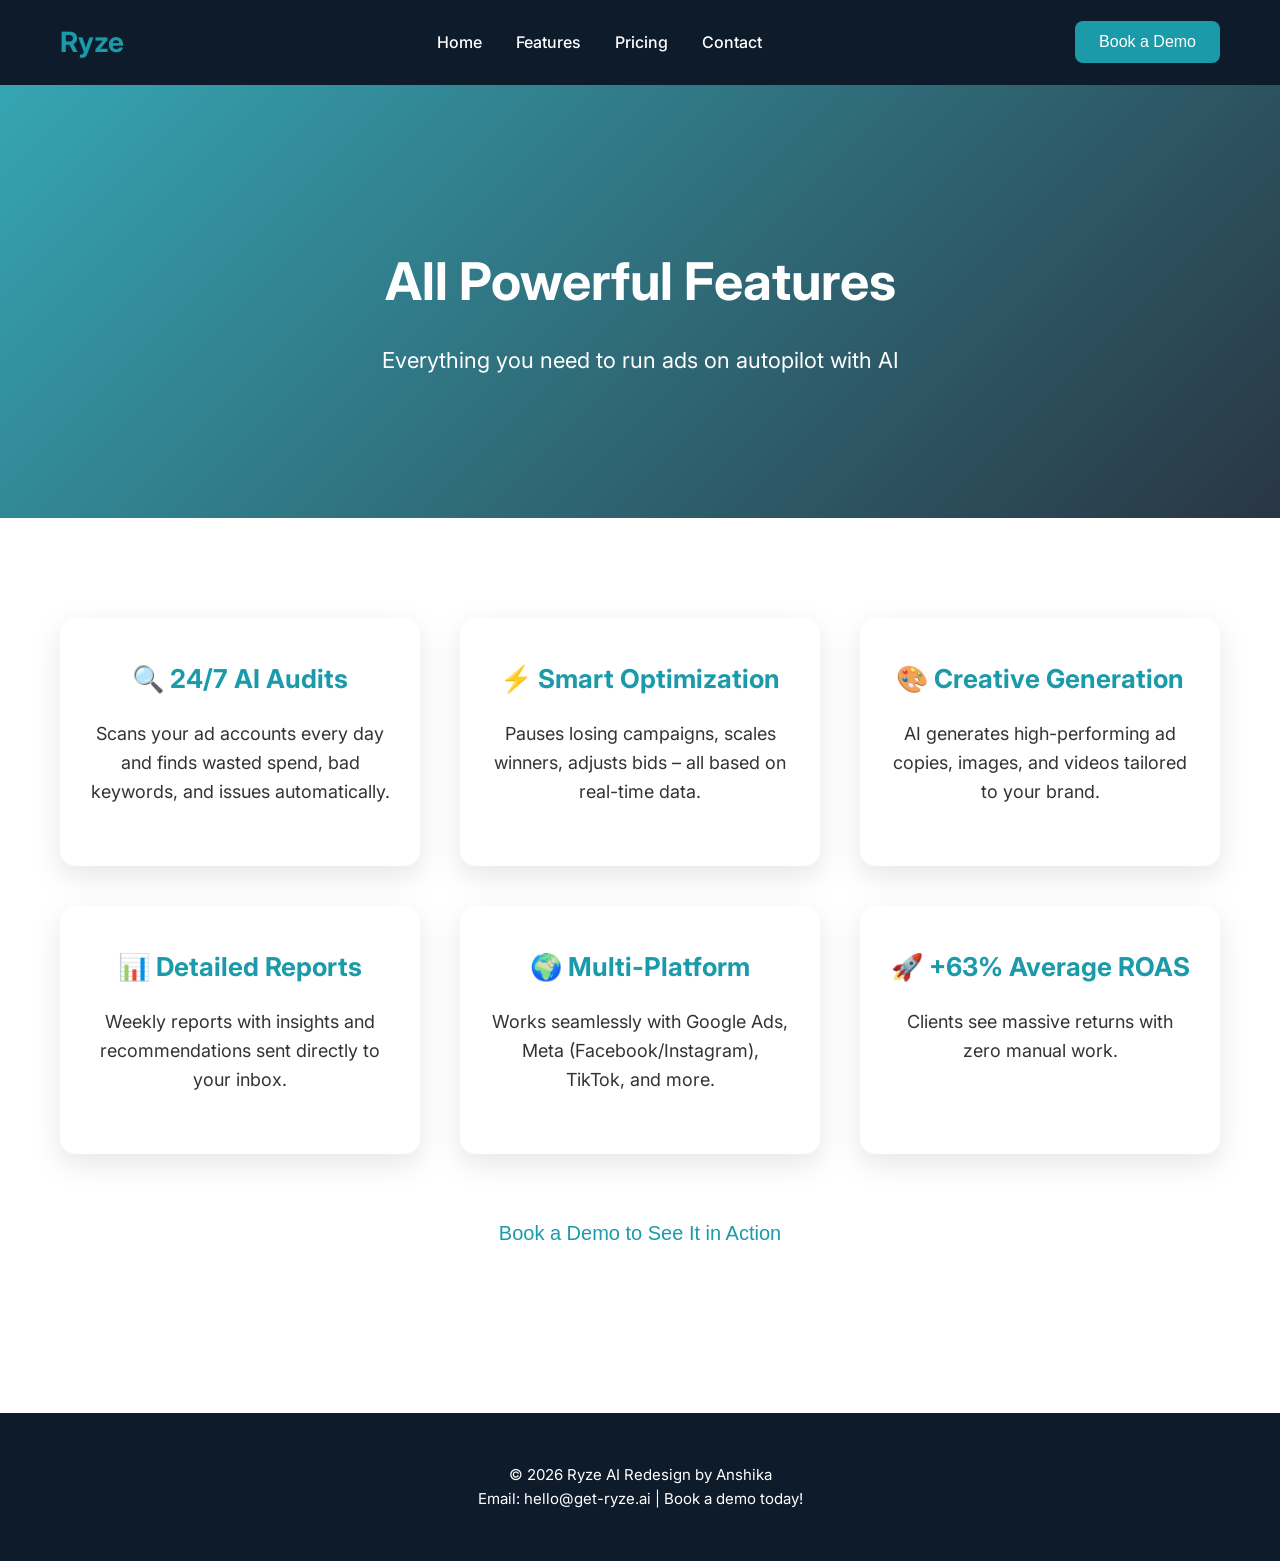
<file: features.html>
<!DOCTYPE html>
<html lang="en">
<head>
  <meta charset="UTF-8">
  <meta name="viewport" content="width=device-width, initial-scale=1.0">
  <title>Ryze AI - Features</title>
  <link href="https://fonts.googleapis.com/css2?family=Inter:wght@400;500;600;700&display=swap" rel="stylesheet">
  <link rel="stylesheet" href="style.css">
</head>
<body>

  <!-- Header (same as homepage) -->
  <header class="header">
    <div class="container">
      <div class="logo">Ryze</div>
      <nav>
        <a href="index.html">Home</a>
        <a href="features.html">Features</a>
        <a href="pricing.html">Pricing</a>
        <a href="#footer">Contact</a>
      </nav>
      <button class="btn-primary">Book a Demo</button>
    </div>
  </header>

  <!-- Features Page Hero -->
  <section class="hero">
    <div class="container">
      <h1>All Powerful Features</h1>
      <p>Everything you need to run ads on autopilot with AI</p>
    </div>
  </section>

  <!-- Detailed Features -->
  <section class="features">
    <div class="container">
      <div class="cards">
        <div class="card">
          <h3>🔍 24/7 AI Audits</h3>
          <p>Scans your ad accounts every day and finds wasted spend, bad keywords, and issues automatically.</p>
        </div>
        <div class="card">
          <h3>⚡ Smart Optimization</h3>
          <p>Pauses losing campaigns, scales winners, adjusts bids – all based on real-time data.</p>
        </div>
        <div class="card">
          <h3>🎨 Creative Generation</h3>
          <p>AI generates high-performing ad copies, images, and videos tailored to your brand.</p>
        </div>
        <div class="card">
          <h3>📊 Detailed Reports</h3>
          <p>Weekly reports with insights and recommendations sent directly to your inbox.</p>
        </div>
        <div class="card">
          <h3>🌍 Multi-Platform</h3>
          <p>Works seamlessly with Google Ads, Meta (Facebook/Instagram), TikTok, and more.</p>
        </div>
        <div class="card">
          <h3>🚀 +63% Average ROAS</h3>
          <p>Clients see massive returns with zero manual work.</p>
        </div>
      </div>
      <button class="btn-big" style="margin: 50px auto; display: block;">Book a Demo to See It in Action</button>
    </div>
  </section>

  <!-- Footer -->
  <footer id="footer">
  <div class="container">
    <p>© 2026 Ryze AI Redesign by Anshika</p>
    <p>Email: hello@get-ryze.ai | Book a demo today!</p>
  </div>
</footer>

  <script src="script.js"></script>

</body>
</html>
</file>
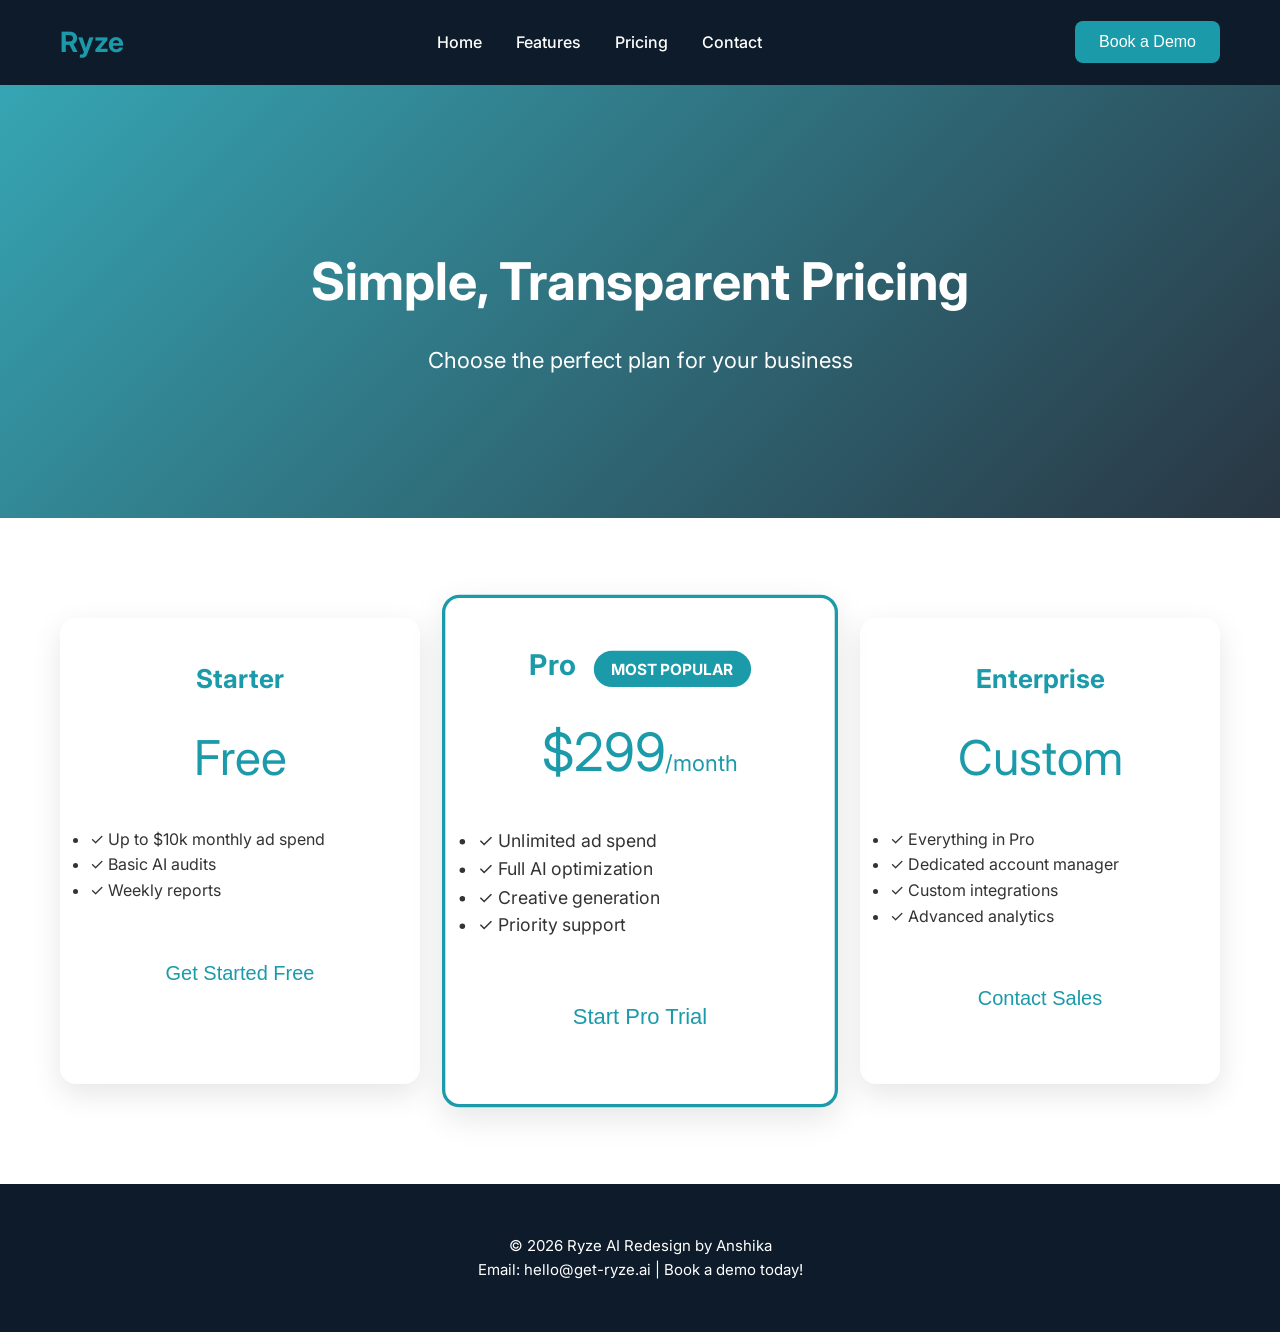
<file: pricing.html>
<!DOCTYPE html>
<html lang="en">
<head>
  <meta charset="UTF-8">
  <meta name="viewport" content="width=device-width, initial-scale=1.0">
  <title>Ryze AI - Pricing</title>
  <link href="https://fonts.googleapis.com/css2?family=Inter:wght@400;500;600;700&display=swap" rel="stylesheet">
  <link rel="stylesheet" href="style.css">
</head>
<body>

  <!-- Header -->
  <header class="header">
    <div class="container">
      <div class="logo">Ryze</div>
      <nav>
        <a href="index.html">Home</a>
        <a href="features.html">Features</a>
        <a href="pricing.html">Pricing</a>
        <a href="#footer">Contact</a>
      </nav>
      <button class="btn-primary">Book a Demo</button>
    </div>
  </header>

  <!-- Pricing Hero -->
  <section class="hero">
    <div class="container">
      <h1>Simple, Transparent Pricing</h1>
      <p>Choose the perfect plan for your business</p>
    </div>
  </section>

  <!-- Pricing Cards -->
  <section class="pricing">
    <div class="container">
      <div class="cards">
        <div class="card">
          <h3>Starter</h3>
          <p style="font-size: 48px; color: #1b9aaa; margin: 20px 0;">Free</p>
          <ul style="text-align: left; margin: 30px 0;">
            <li>✓ Up to $10k monthly ad spend</li>
            <li>✓ Basic AI audits</li>
            <li>✓ Weekly reports</li>
          </ul>
          <button class="btn-big">Get Started Free</button>
        </div>
        <div class="card" style="transform: scale(1.1); border: 3px solid #1b9aaa;">
          <h3>Pro 
            <span style="background: #1b9aaa; color: white; padding: 8px 16px; border-radius: 30px; font-size: 14px; margin-left: 10px;">MOST POPULAR</span>
          </h3>
          <p style="font-size: 48px; color: #1b9aaa; margin: 20px 0;">$299<span style="font-size: 20px;">/month</span></p>
          <ul style="text-align: left; margin: 30px 0;">
            <li>✓ Unlimited ad spend</li>
            <li>✓ Full AI optimization</li>
            <li>✓ Creative generation</li>
            <li>✓ Priority support</li>
          </ul>
          <button class="btn-big">Start Pro Trial</button>
        </div>
        <div class="card">
          <h3>Enterprise</h3>
          <p style="font-size: 48px; color: #1b9aaa; margin: 20px 0;">Custom</p>
          <ul style="text-align: left; margin: 30px 0;">
            <li>✓ Everything in Pro</li>
            <li>✓ Dedicated account manager</li>
            <li>✓ Custom integrations</li>
            <li>✓ Advanced analytics</li>
          </ul>
          <button class="btn-big">Contact Sales</button>
        </div>
      </div>
    </div>
  </section>

  <!-- Footer -->
 <footer id="footer">
  <div class="container">
    <p>© 2026 Ryze AI Redesign by Anshika</p>
    <p>Email: hello@get-ryze.ai | Book a demo today!</p>
  </div>
</footer>

  <script src="script.js"></script>

</body>
</html>
</file>
<file: style.css>
* {
  margin: 0;
  padding: 0;
  box-sizing: border-box;
}

body {
  font-family: 'Inter', 'Arial', sans-serif;
  background: #f8f9fa;
  color: #333;
  line-height: 1.6;
}

.container {
  max-width: 1200px;
  margin: 0 auto;
  padding: 0 20px;
}

/* Header */
.header {
  background: #0d1b2a;
  color: white;
  padding: 20px 0;
  position: fixed;
  width: 100%;
  top: 0;
  z-index: 100;
}

.header .container {
  display: flex;
  justify-content: space-between;
  align-items: center;
  flex-wrap: wrap;
}

.logo {
  font-size: 28px;
  font-weight: bold;
  color: #1b9aaa;
}

nav a {
  color: white;
  margin: 0 15px;
  text-decoration: none;
  font-weight: 500;
}

.btn-primary {
  background: #1b9aaa;
  color: white;
  padding: 12px 24px;
  border: none;
  border-radius: 8px;
  cursor: pointer;
  font-size: 16px;
}

/* Hero - Better subtle background */
.hero {
  background: linear-gradient(135deg, rgba(27,154,170,0.88), rgba(13,27,42,0.88)), 
              url('https://thumbs.dreamstime.com/b/abstract-digital-network-flow-glowing-particles-background-featuring-dynamic-blue-lines-shimmering-against-dark-419369305.jpg') center/cover no-repeat;
  color: white;
  text-align: center;
  padding: 160px 20px 100px;
  margin-top: 80px;
}

.hero h1 {
  font-size: 52px;
  margin-bottom: 20px;
}

.hero p {
  font-size: 22px;
  margin-bottom: 40px;
  max-width: 800px;
  margin-left: auto;
  margin-right: auto;
}

.btn-big {
  background: white;
  color: #1b9aaa;
  font-size: 20px;
  padding: 18px 36px;
  border: none;
  border-radius: 10px;
  margin: 10px;
  cursor: pointer;
}

.btn-secondary {
  background: transparent;
  color: white;
  border: 2px solid white;
  font-size: 20px;
  padding: 18px 36px;
  border-radius: 10px;
  cursor: pointer;
}

/* Sections */
.features, .testimonials, .pricing {
  padding: 100px 20px;
  text-align: center;
}

.features, .pricing {
  background: white;
}

.testimonials {
  background: #f0f4f8;
}

.features h2, .testimonials h2, .pricing h2 {
  font-size: 40px;
  margin-bottom: 60px;
  color: #0d1b2a;
}

.cards {
  display: grid;
  grid-template-columns: repeat(auto-fit, minmax(320px, 1fr));
  gap: 40px;
}

.card {
  background: white;
  padding: 40px 30px;
  border-radius: 16px;
  box-shadow: 0 10px 30px rgba(0,0,0,0.1);
  transition: transform 0.3s ease;
  text-align: center;
}

.card:hover {
  transform: translateY(-10px);
}

.card h3 {
  font-size: 26px;
  margin-bottom: 20px;
  color: #1b9aaa;
}

.card p {
  font-size: 18px;
  margin-bottom: 20px;
}

/* Testimonials specific */
.testimonials .card p {
  font-style: italic;
}

.testimonials .card h4 {
  text-align: right;
  color: #1b9aaa;
  font-weight: 500;
}

/* Footer */
footer {
  background: #0d1b2a;
  color: white;
  text-align: center;
  padding: 50px 20px;
  font-size: 15px;
}

/* Mobile */
@media (max-width: 768px) {
  .header .container {
    flex-direction: column;
  }
  nav {
    margin: 20px 0;
  }
  nav a {
    margin: 0 8px;
    font-size: 14px;
  }
  .hero h1 {
    font-size: 36px;
  }
  .hero p {
    font-size: 18px;
  }
}
</file>
